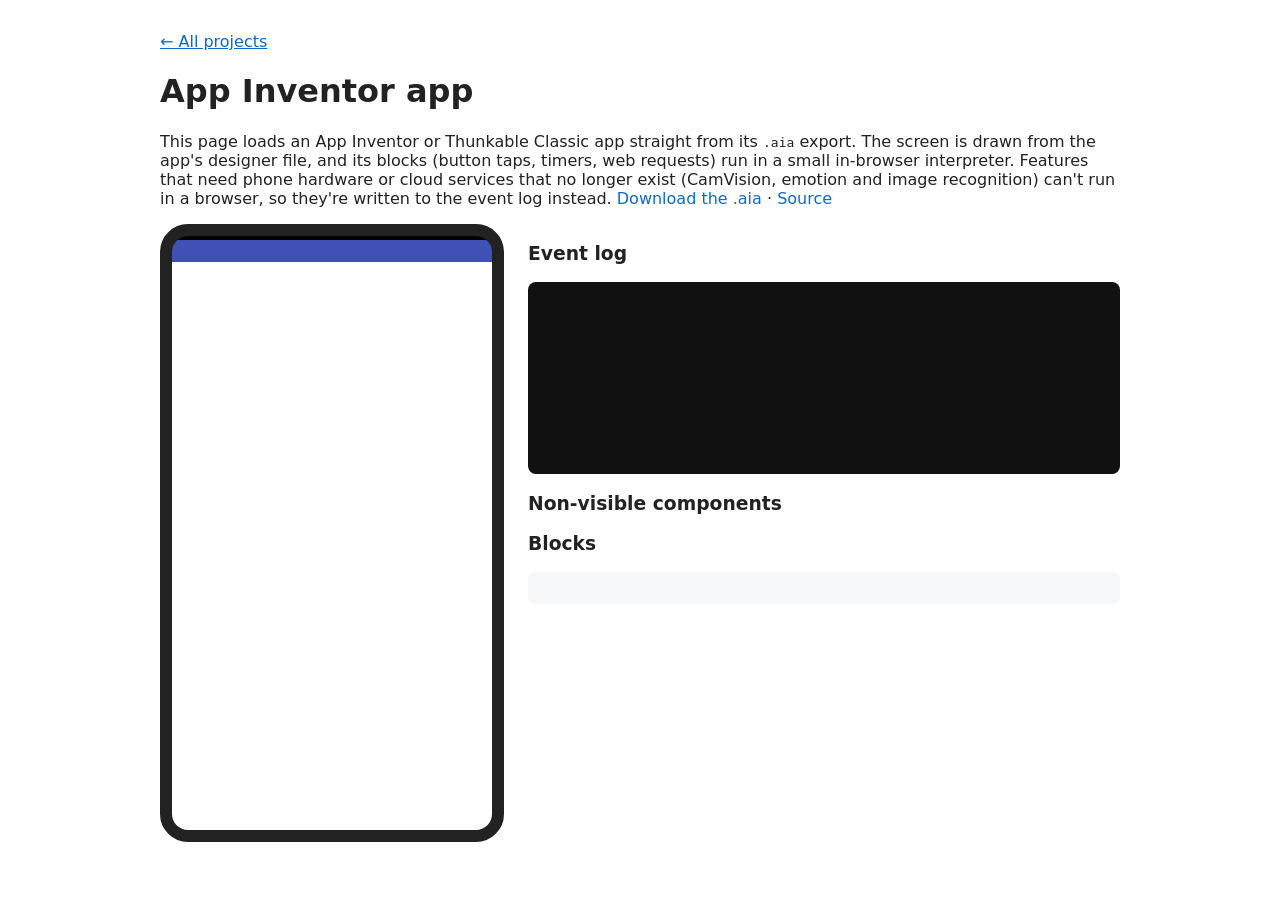
<file: site/aia/index.html>
<!doctype html>
<html lang="en"><head><meta charset="utf-8"><meta name="viewport" content="width=device-width,initial-scale=1">
<title>App Inventor player</title>
<link rel="stylesheet" href="../style.css">
<style>
  .wrap{display:flex;gap:1.5rem;flex-wrap:wrap;align-items:flex-start}
  .phone{width:320px;flex:none;border:12px solid #222;border-radius:28px;overflow:hidden;background:#222}
  .status{background:#000;color:#fff;font-size:.7rem;padding:2px 8px;text-align:right}
  .titlebar{background:#3f51b5;color:#fff;padding:.7rem;font-size:1.1rem}
  .screen{height:568px;overflow:auto;display:flex;flex-direction:column;align-items:flex-start;background:#fff;
    font-family:Roboto,system-ui,sans-serif;font-size:14px}
  .screen *{box-sizing:border-box;min-width:0;min-height:0}
  .screen .row{display:flex;flex-direction:row;align-items:flex-start}
  .screen .col{display:flex;flex-direction:column;align-items:flex-start}
  .screen button{border:none;background:#e0e0e0;padding:.5rem .8rem;font:inherit;cursor:pointer;box-shadow:0 1px 2px #0004}
  .screen textarea,.screen input{font:inherit}
  .screen img{object-fit:contain}
  .screen img:not([src]){outline:1px dashed #ccc}
  .screen img.canvas{background:#fff}
  .screen .webviewer{align-self:stretch;min-height:260px}
  .side{flex:1;min-width:300px}
  pre.code{background:#f6f8fa;padding:1rem;border-radius:8px;overflow:auto;font-size:.8rem}
  #log{background:#111;color:#7CFC00;padding:1rem;height:160px;overflow:auto;border-radius:8px;font-size:.8rem;white-space:pre-wrap}
</style></head>
<body>
<p><a href="../index.html">← All projects</a></p>
<h1 id="title">App Inventor app</h1>
<p>This page loads an App Inventor or Thunkable Classic app straight from its <code>.aia</code> export. The screen
is drawn from the app's designer file, and its blocks (button taps, timers, web requests) run in a small in-browser
interpreter. Features that need phone hardware or cloud services that no longer exist (CamVision, emotion and image
recognition) can't run in a browser, so they're written to the event log instead.
<a id="download">Download the .aia</a> · <a id="src">Source</a></p>
<p id="error"></p>
<div class="wrap">
  <div class="phone">
    <div class="status" id="status"></div>
    <div class="titlebar" id="titlebar"></div>
    <div class="screen" id="screen"></div>
  </div>
  <div class="side">
    <h3>Event log</h3><pre id="log"></pre>
    <h3>Non-visible components</h3><p id="nonvisible"></p>
    <h3>Blocks</h3><pre class="code" id="blocks"></pre>
  </div>
</div>
<script type="module" src="app.js"></script>
</body></html>
</file>
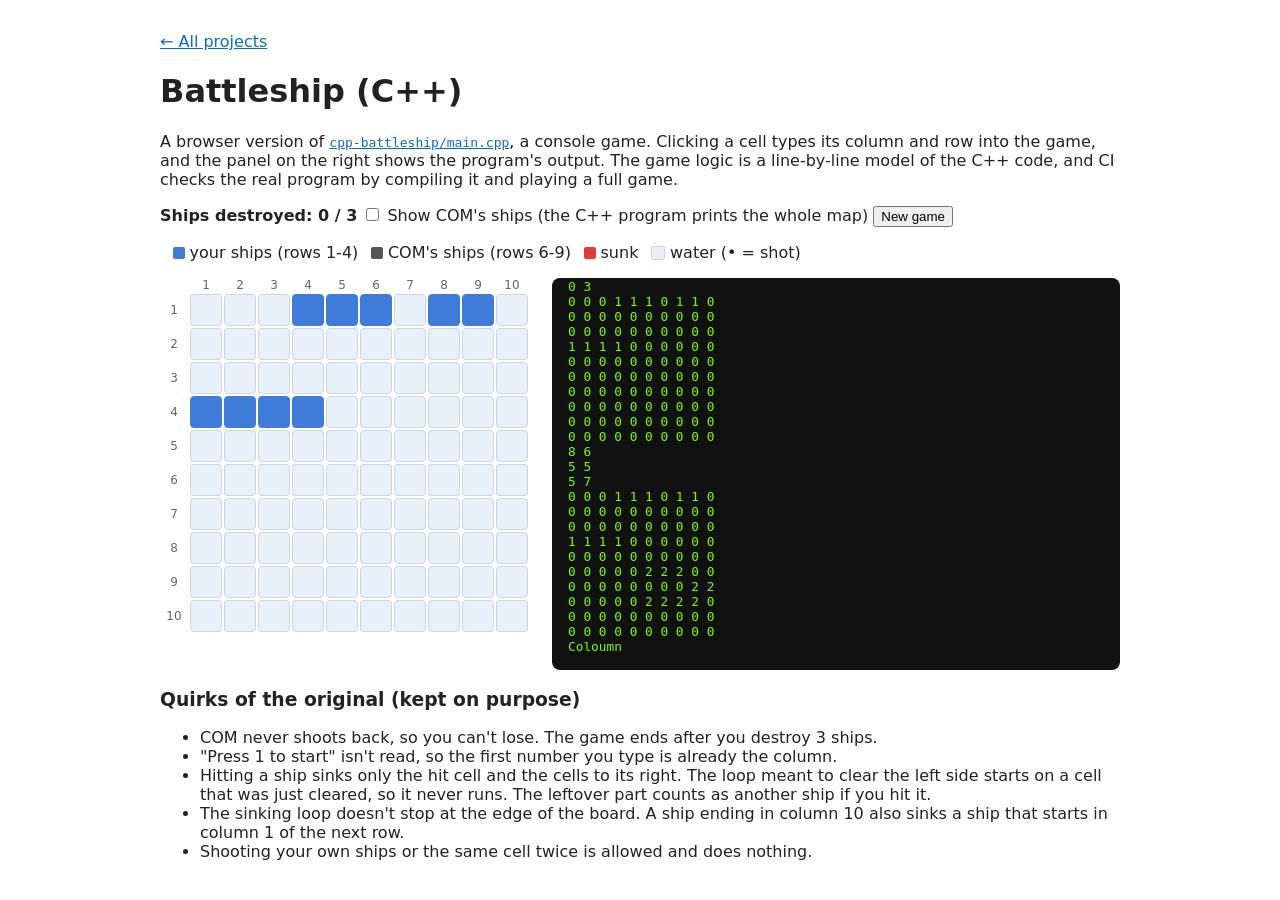
<file: site/cpp-battleship/index.html>
<!doctype html>
<html lang="en"><head><meta charset="utf-8"><meta name="viewport" content="width=device-width,initial-scale=1">
<title>Battleship (C++) - simulated in the browser</title>
<link rel="stylesheet" href="../style.css">
<style>
  .wrap{display:flex;gap:1.5rem;flex-wrap:wrap;align-items:flex-start}
  .sea{display:grid;grid-template-columns:28px repeat(10,32px);gap:2px}
  .sea .label{display:flex;align-items:center;justify-content:center;font-size:.75rem;color:#666}
  .sea button{width:32px;height:32px;border:1px solid #c9d6e3;border-radius:4px;background:#e8f1fa;cursor:pointer;
    font-size:.9rem;padding:0}
  .sea button:hover{outline:2px solid #0b6bcb}
  .sea button.player{background:#3f7bd9;border-color:#3f7bd9}
  .sea button.com{background:#555;border-color:#555}
  .sea button.sunk{background:#d93f3f;border-color:#d93f3f;color:#fff}
  .sea button.miss::after{content:'•';color:#666}
  .side{flex:1;min-width:300px}
  #terminal{background:#111;color:#7CFC00;padding:1rem;height:360px;overflow:auto;border-radius:8px;font-size:.8rem;
    white-space:pre;margin:0}
  .legend span{display:inline-block;width:12px;height:12px;border-radius:2px;vertical-align:middle;margin:0 .3rem 0 .8rem}
  #status{font-weight:bold}
</style></head>
<body>
<p><a href="../index.html">← All projects</a></p>
<h1>Battleship (C++)</h1>
<p>A browser version of <a href="https://github.com/sudtanj/Public-Development-Monorepo/tree/main/cpp-battleship"><code>cpp-battleship/main.cpp</code></a>,
a console game. Clicking a cell types its column and row into the game, and the panel on the right shows the program's
output. The game logic is a line-by-line model of the C++ code, and CI checks the real program by compiling it and
playing a full game.</p>

<p><span id="status"></span>
  <label><input type="checkbox" id="reveal"> Show COM's ships (the C++ program prints the whole map)</label>
  <button id="restart">New game</button></p>
<p class="legend"><span style="background:#3f7bd9"></span>your ships (rows 1-4)<span style="background:#555"></span>COM's ships
  (rows 6-9)<span style="background:#d93f3f"></span>sunk<span style="background:#e8f1fa;border:1px solid #c9d6e3"></span>water (• = shot)</p>

<div class="wrap">
  <div class="sea" id="sea"></div>
  <div class="side">
    <pre id="terminal"></pre>
  </div>
</div>

<h3>Quirks of the original (kept on purpose)</h3>
<ul>
  <li>COM never shoots back, so you can't lose. The game ends after you destroy 3 ships.</li>
  <li>"Press 1 to start" isn't read, so the first number you type is already the column.</li>
  <li>Hitting a ship sinks only the hit cell and the cells to its right. The loop meant to clear the left side starts on
    a cell that was just cleared, so it never runs. The leftover part counts as another ship if you hit it.</li>
  <li>The sinking loop doesn't stop at the edge of the board. A ship ending in column 10 also sinks a ship that starts in
    column 1 of the next row.</li>
  <li>Shooting your own ships or the same cell twice is allowed and does nothing.</li>
</ul>
<script type="module" src="app.js"></script>
</body></html>
</file>
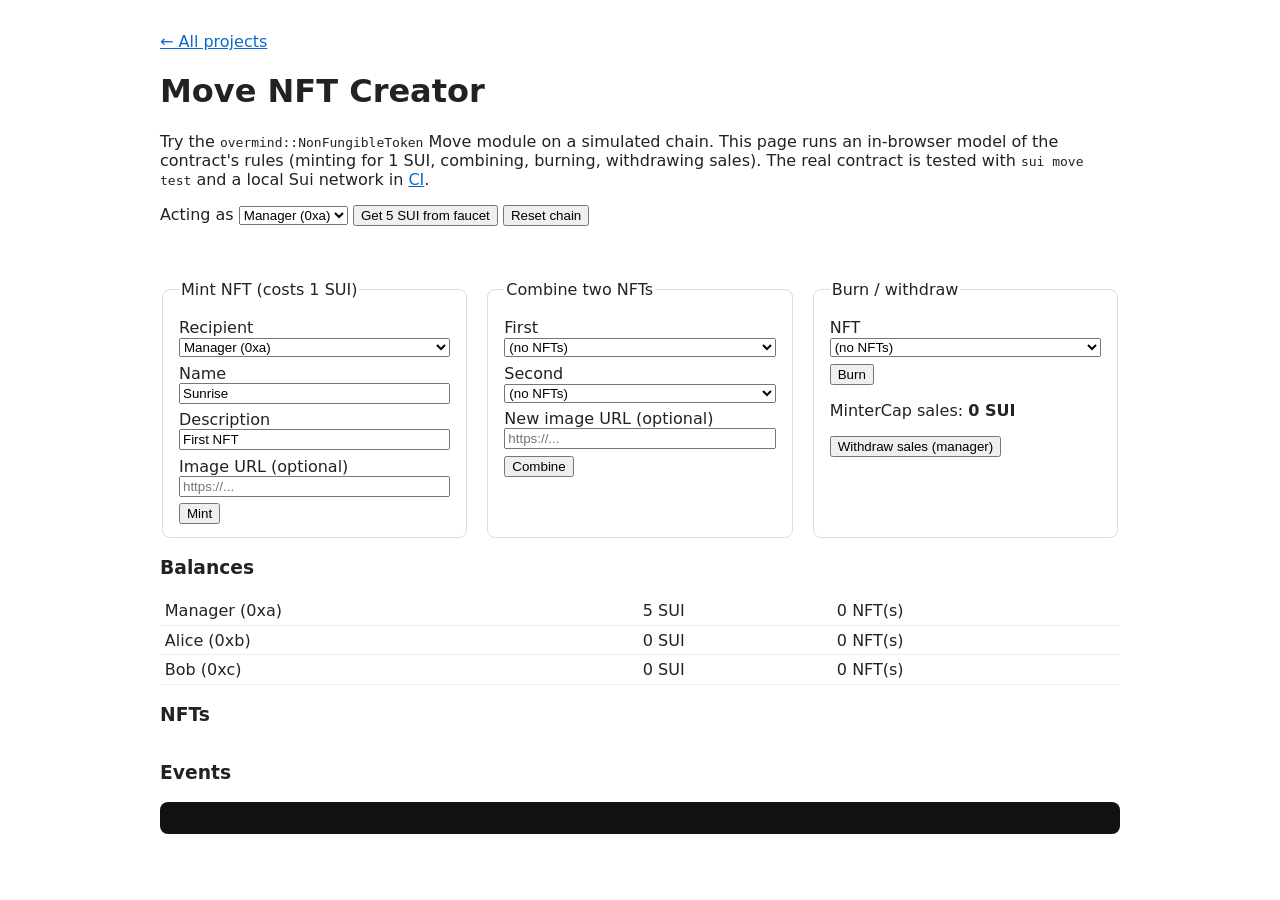
<file: site/move-nft-creator/index.html>
<!doctype html>
<html lang="en"><head><meta charset="utf-8"><meta name="viewport" content="width=device-width,initial-scale=1">
<title>Move NFT Creator - simulated chain</title>
<link rel="stylesheet" href="../style.css">
<style>
  .grid{display:grid;grid-template-columns:repeat(auto-fit,minmax(280px,1fr));gap:1rem}
  fieldset{border:1px solid #ddd;border-radius:8px;padding:.8rem 1rem}
  fieldset label{display:block;margin:.4rem 0}
  fieldset input,fieldset select{width:100%;box-sizing:border-box}
  table{border-collapse:collapse;width:100%}td,th{border-bottom:1px solid #eee;padding:.3rem;text-align:left}
  #nfts{display:grid;grid-template-columns:repeat(auto-fill,minmax(150px,1fr));gap:.8rem}
  .nft{border:1px solid #ddd;border-radius:8px;overflow:hidden;font-size:.8rem}
  .nft img{width:100%;height:120px;object-fit:cover;background:#eee}
  .nft div{padding:.4rem}
  #error{color:#b00020;min-height:1.4em}
  #log{background:#111;color:#7CFC00;padding:1rem;max-height:260px;overflow:auto;border-radius:8px;font-size:.8rem;white-space:pre-wrap}
</style></head>
<body>
<p><a href="../index.html">← All projects</a></p>
<h1>Move NFT Creator</h1>
<p>Try the <code>overmind::NonFungibleToken</code> Move module on a simulated chain. This page runs an in-browser
model of the contract's rules (minting for 1 SUI, combining, burning, withdrawing sales). The real contract is tested
with <code>sui move test</code> and a local Sui network in
<a href="https://github.com/sudtanj/Public-Development-Monorepo/tree/main/move-nft-creator">CI</a>.</p>

<p><label>Acting as <select id="actor"></select></label>
 <button id="faucet">Get 5 SUI from faucet</button> <button id="reset">Reset chain</button></p>
<p id="error"></p>

<div class="grid">
  <fieldset id="mintBox"><legend>Mint NFT (costs 1 SUI)</legend>
    <label>Recipient <select id="recipient"></select></label>
    <label>Name <input id="name" value="Sunrise"></label>
    <label>Description <input id="desc" value="First NFT"></label>
    <label>Image URL (optional) <input id="image" placeholder="https://..."></label>
    <button id="mint">Mint</button>
  </fieldset>
  <fieldset><legend>Combine two NFTs</legend>
    <label>First <select id="c1"></select></label>
    <label>Second <select id="c2"></select></label>
    <label>New image URL (optional) <input id="cimage" placeholder="https://..."></label>
    <button id="combine">Combine</button>
  </fieldset>
  <fieldset><legend>Burn / withdraw</legend>
    <label>NFT <select id="b1"></select></label>
    <button id="burn">Burn</button>
    <p>MinterCap sales: <b id="sales"></b></p>
    <button id="withdraw">Withdraw sales (manager)</button>
  </fieldset>
</div>

<h3>Balances</h3><table id="balances"></table>
<h3>NFTs</h3><div id="nfts"></div>
<h3>Events</h3><pre id="log"></pre>
<script type="module" src="app.js"></script>
</body></html>
</file>
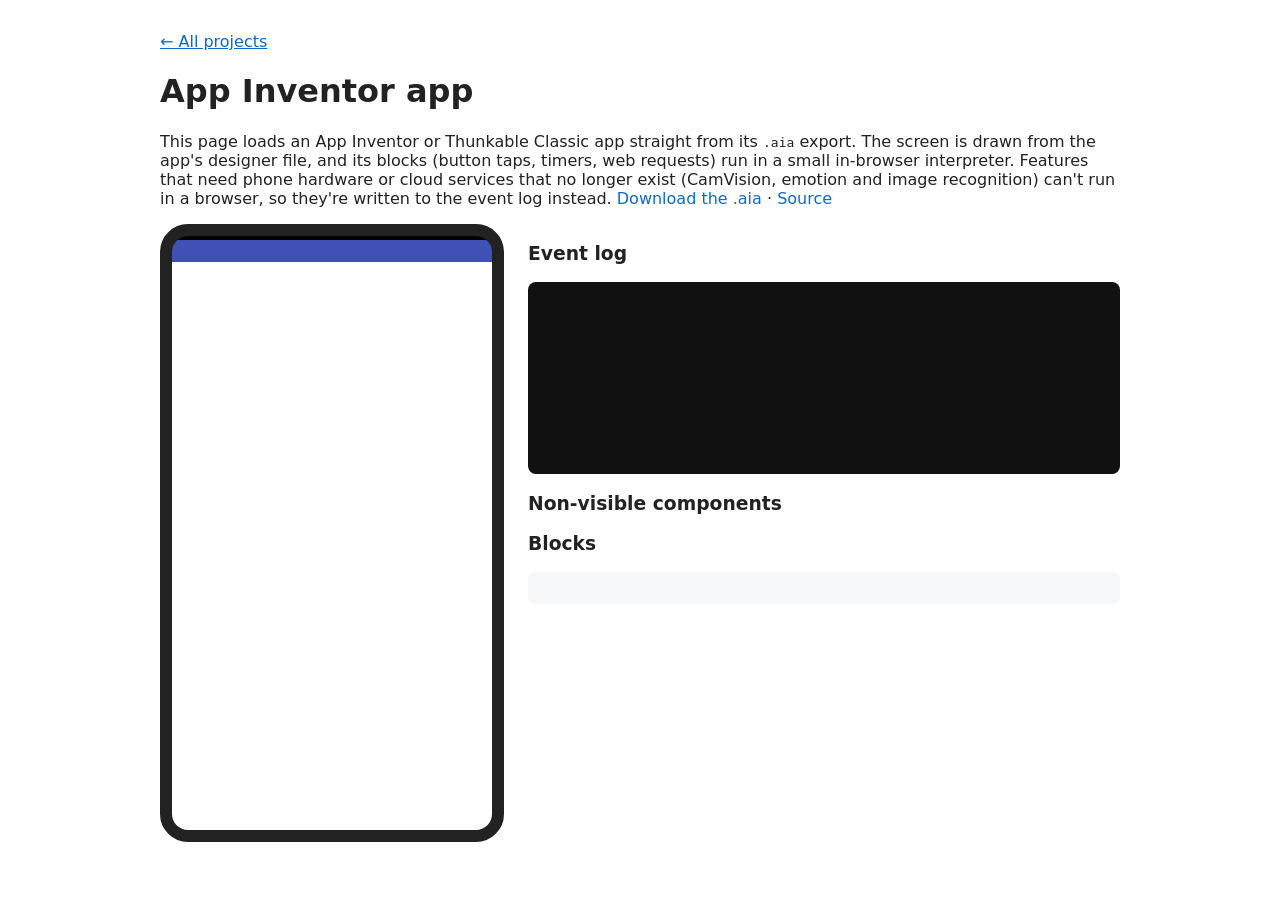
<file: site/thunkable/index.html>
<!doctype html>
<html lang="en"><head><meta charset="utf-8"><title>Moved</title>
<script>
  // the player moved to ../aia/ once it started covering App Inventor projects too
  const p = new URLSearchParams(location.search).get('p') ?? '';
  location.replace(`../aia/index.html${p ? `?p=thunkable/${encodeURIComponent(p)}` : ''}`);
</script></head>
<body><p>The app player moved to <a href="../aia/index.html">../aia/</a>.</p></body></html>
</file>
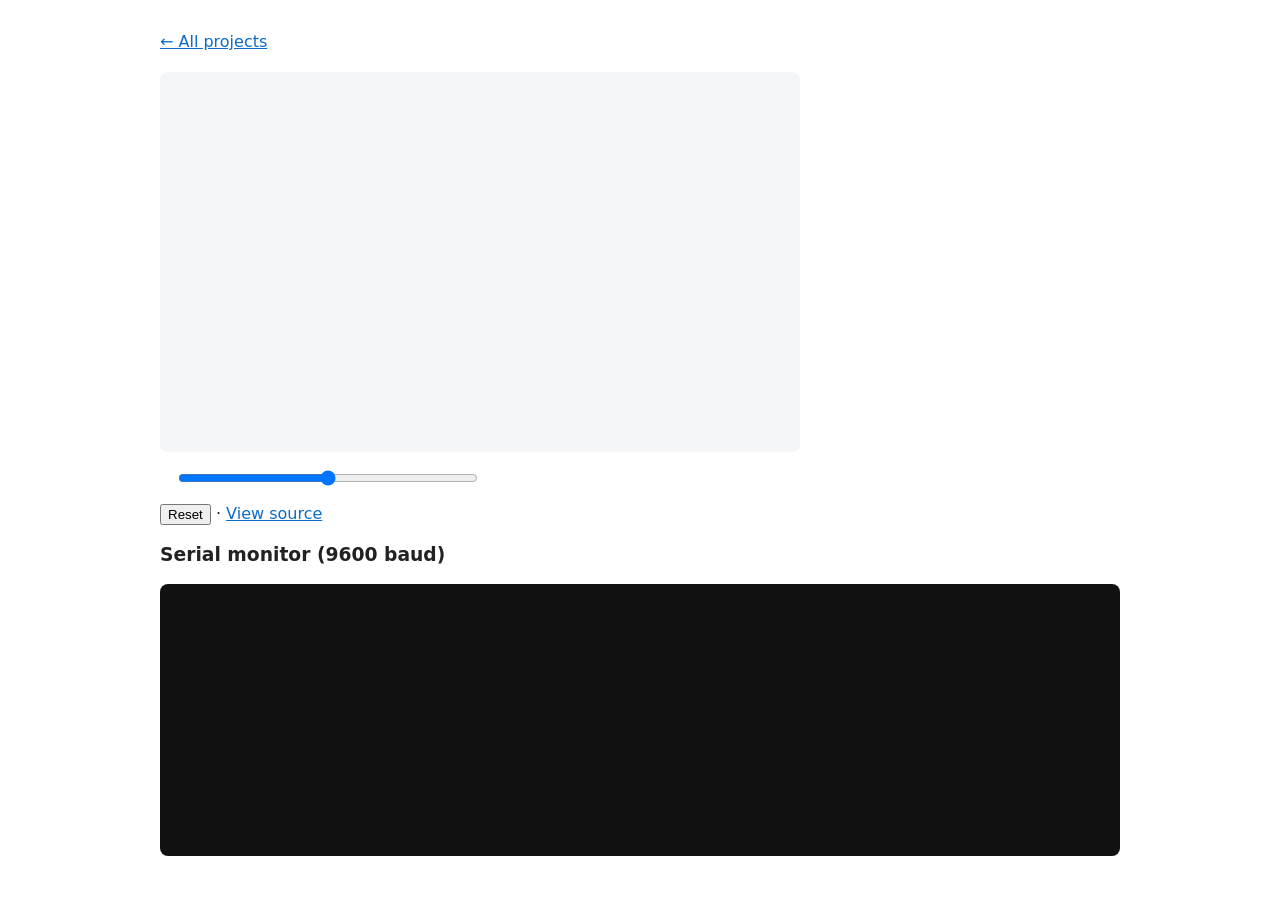
<file: site/player.html>
<!doctype html>
<html lang="en"><head><meta charset="utf-8"><meta name="viewport" content="width=device-width,initial-scale=1">
<title>Arduino Showcase</title><link rel="stylesheet" href="style.css"></head>
<body>
<p><a href="index.html">← All projects</a></p>
<h1 id="title"></h1>
<p id="error"></p>
<div id="wrap"><div id="stage" class="board"><wokwi-arduino-uno id="uno"></wokwi-arduino-uno></div></div>
<div class="controls"><label id="label"></label><input type="range" id="slider"><output id="value"></output></div>
<p><button id="reset">Reset</button> · <a id="src" href="#">View source</a></p>
<h3>Serial monitor (9600 baud)</h3>
<pre id="serial"></pre>
<script type="module" src="player.js"></script>
</body></html>
</file>
<file: site/style.css>
body{font-family:system-ui,sans-serif;max-width:960px;margin:2rem auto;padding:0 1rem;color:#222}
a{color:#0b6bcb}
.cards{display:grid;grid-template-columns:repeat(auto-fill,minmax(260px,1fr));gap:1rem;padding:0;list-style:none}
.cards li{border:1px solid #ddd;border-radius:8px;padding:1rem}
.cards h2{margin:.2rem 0;font-size:1.1rem}
.board{position:relative;width:640px;height:380px;transform-origin:0 0;background:#f4f6f8;border-radius:8px;overflow:hidden}
.board>*{position:absolute}
.board svg.wires{inset:0;width:100%;height:100%;pointer-events:none;z-index:3}
.board svg.bb{z-index:1}
.board .sensor{z-index:2;transform-origin:0 0}
.controls{margin:1rem 0;display:flex;align-items:center;gap:1rem}
.controls input{width:300px}
pre#serial{background:#111;color:#7CFC00;padding:1rem;height:240px;overflow:auto;border-radius:8px;white-space:pre-wrap;word-break:break-all}
#error{color:#b00020}
</file>
